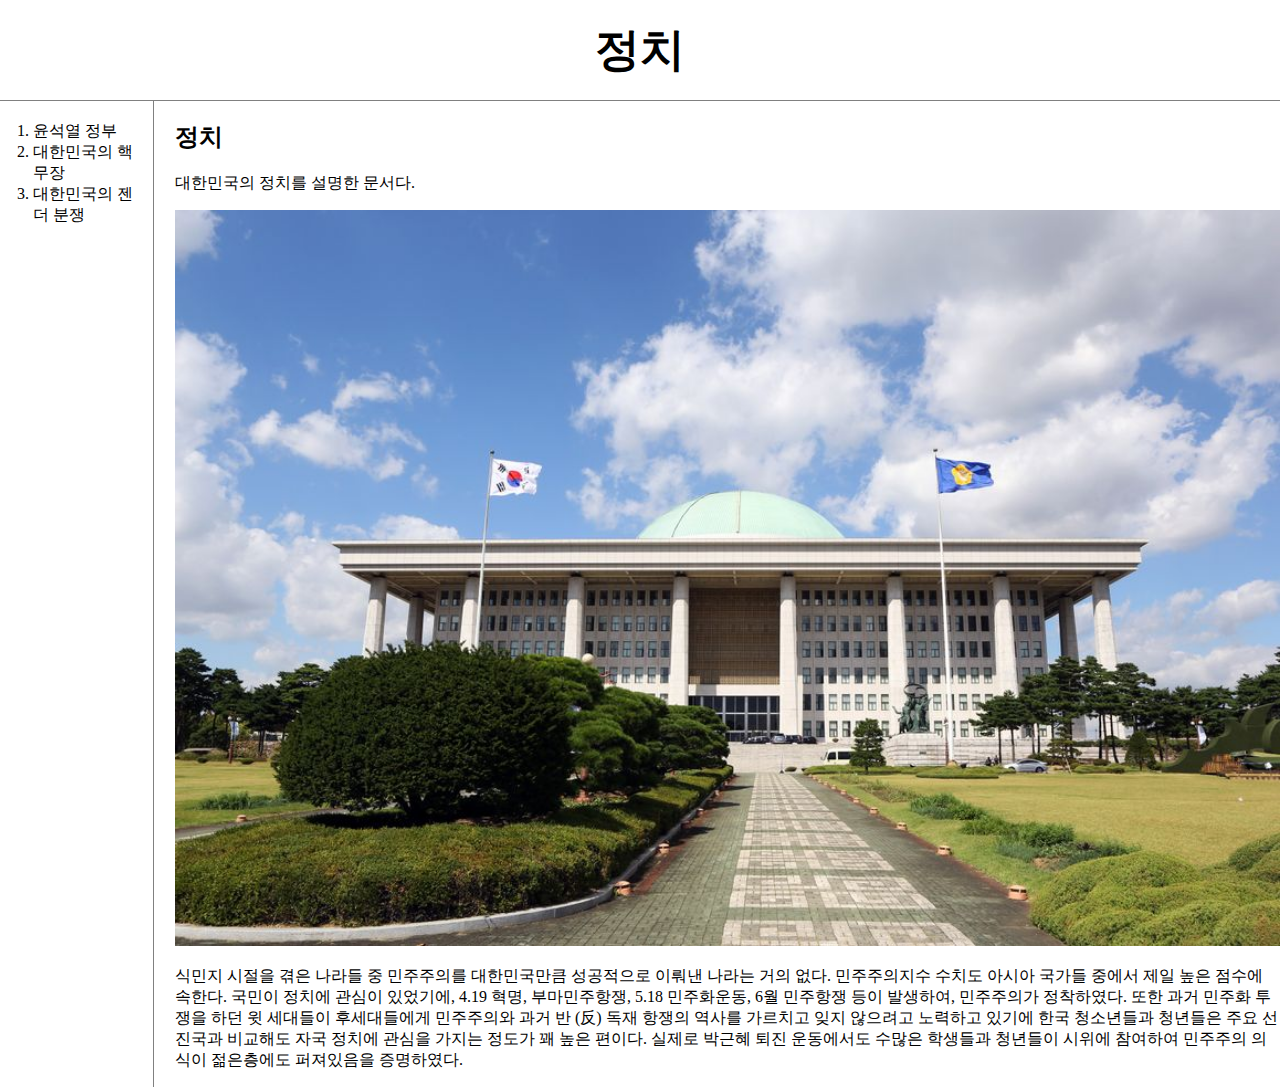
<file: index.html>
<!doctype html>
<html>
<head>
    <title>정치</title>
    <meta charset="utf-8">
    <link rel="stylesheet" href="style.css">
</head>
<body>
<h1><a href="index.html" style="color:black">정치</a></h1>
<div id="grid">
    <ol>
        <li><a href="1.html">윤석열 정부</a></li>
        <li><a href="2.html">대한민국의 핵무장</a></li>
        <li><a href="3.html">대한민국의 젠더 분쟁</a></li>
    </ol>
    <div id="article">
        <h2>정치</h2>
        <p> 
            대한민국의 정치를 설명한 문서다.
        </p>
        <img src="politic.jpg" width="100%">
        <p>
            식민지 시절을 겪은 나라들 중 민주주의를 대한민국만큼 성공적으로 이뤄낸 나라는 거의 없다. 민주주의지수 수치도 아시아 국가들 중에서 제일 높은 점수에 속한다. 국민이 정치에 관심이 있었기에, 4.19 혁명, 부마민주항쟁, 5.18 민주화운동, 6월 민주항쟁 등이 발생하여, 민주주의가 정착하였다. 또한 과거 민주화 투쟁을 하던 윗 세대들이 후세대들에게 민주주의와 과거 반 (反) 독재 항쟁의 역사를 가르치고 잊지 않으려고 노력하고 있기에 한국 청소년들과 청년들은 주요 선진국과 비교해도 자국 정치에 관심을 가지는 정도가 꽤 높은 편이다. 실제로 박근혜 퇴진 운동에서도 수많은 학생들과 청년들이 시위에 참여하여 민주주의 의식이 젊은층에도 퍼져있음을 증명하였다.
        </p>
    </div>
</div>
</body>
</html>
</file>
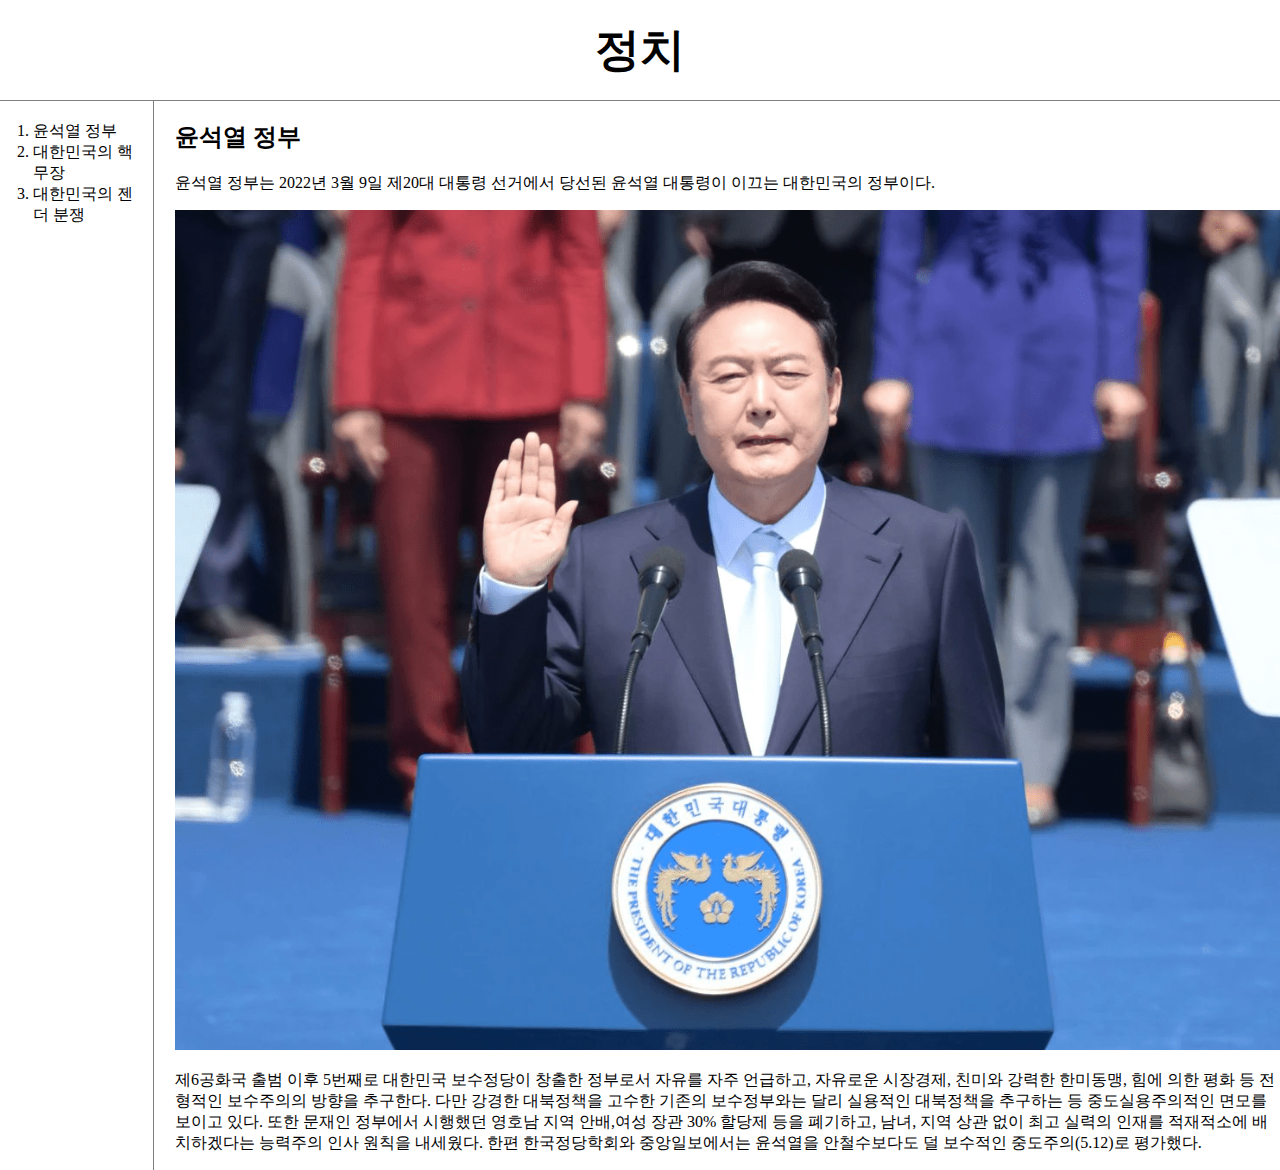
<file: 1.html>
<!doctype html>
<html>
<head>
    <title>정치 - 윤석열 정부</title>
    <meta charset="utf-8">
    <link rel="stylesheet" href="style.css">
</head>
<body>
<h1><a href="index.html" style="color:black">정치</a></h1>
<div id="grid">
    <ol>
        <li><a href="1.html">윤석열 정부</a></li>
        <li><a href="2.html">대한민국의 핵무장</a></li>
        <li><a href="3.html">대한민국의 젠더 분쟁</a></li>
    </ol>
    <div id="article">
        <h2>윤석열 정부</h2>
        <p> 
            <a href="https://namu.wiki/w/%EC%9C%A4%EC%84%9D%EC%97%B4%20%EC%A0%95%EB%B6%80" target="_blank" title="ysy">윤석열 정부</a>는 2022년 3월 9일 제20대 대통령 선거에서 
            당선된 윤석열 대통령이 이끄는 대한민국의 정부이다. 
        </p>
        <img src="ysy.png" width="100%">
        <p>
            제6공화국 출범 이후 5번째로 대한민국 보수정당이 창출한 정부로서 자유를 자주 언급하고, 자유로운 시장경제, 친미와 강력한 한미동맹, 힘에 의한 평화 등 전형적인 보수주의의 방향을 추구한다. 다만 강경한 대북정책을 고수한 기존의 보수정부와는 달리 실용적인 대북정책을 추구하는 등 중도실용주의적인 면모를 보이고 있다. 또한 문재인 정부에서 시행했던 영호남 지역 안배,여성 장관 30% 할당제 등을 폐기하고, 남녀, 지역 상관 없이 최고 실력의 인재를 적재적소에 배치하겠다는 능력주의 인사 원칙을 내세웠다. 한편 한국정당학회와 중앙일보에서는 윤석열을 안철수보다도 덜 보수적인 중도주의(5.12)로 평가했다.
        </p>
    </div>
</div>
</body>
</html>
</file>
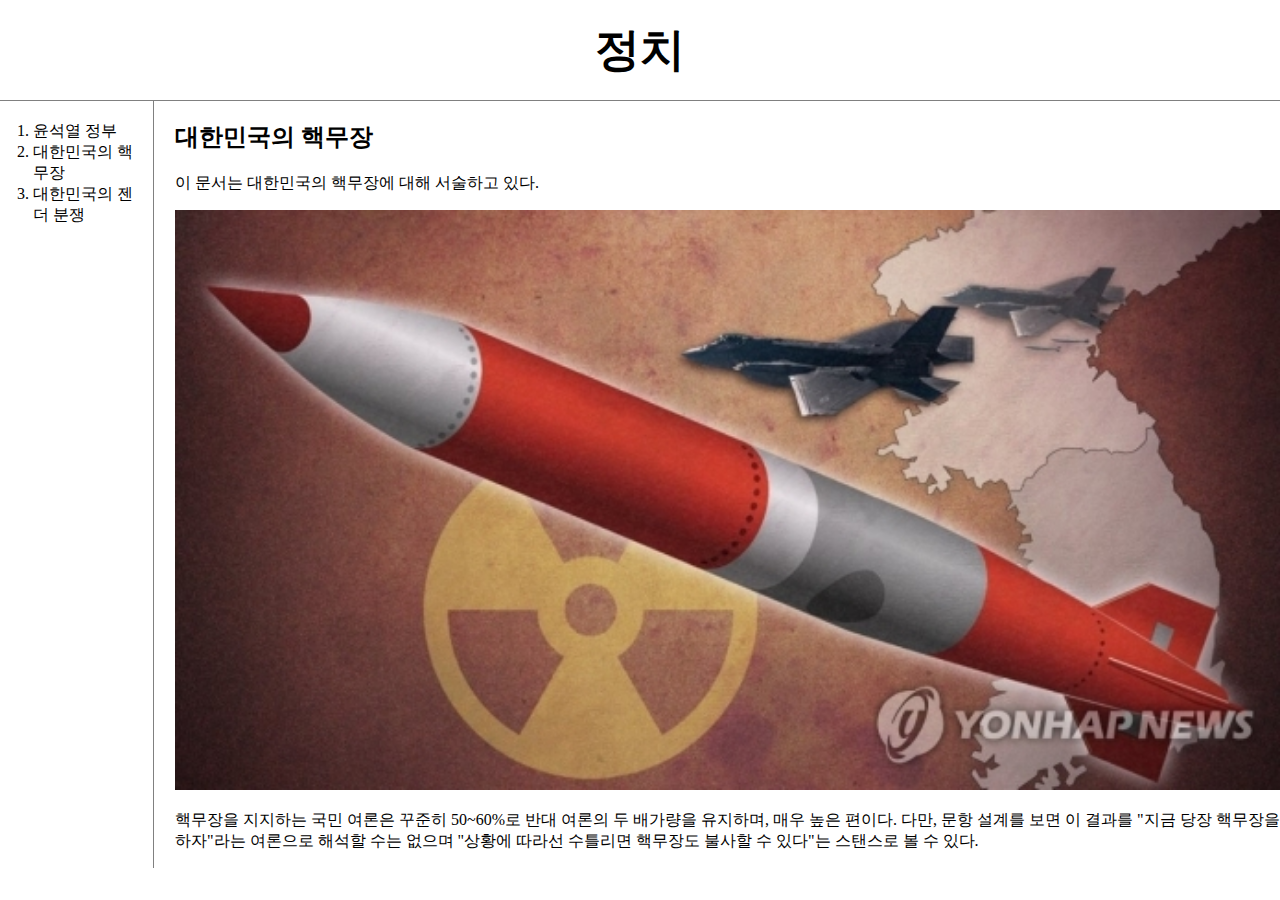
<file: 2.html>
<!doctype html>
<html>
<head>
    <title>정치 - 대한민국의 핵무장</title>
    <meta charset="utf-8">
    <link rel="stylesheet" href="style.css">
    </style>
</head>
<body>
<h1><a href="index.html" style="color:black">정치</a></h1>
<div id="grid">
    <ol>
        <li><a href="1.html">윤석열 정부</a></li>
        <li><a href="2.html">대한민국의 핵무장</a></li>
        <li><a href="3.html">대한민국의 젠더 분쟁</a></li>
    </ol>
    <div id="article">
        <h2>대한민국의 핵무장</h2>
        <p> 
            이 문서는 대한민국의 핵무장에 대해 서술하고 있다. 
        </p>
        <img src="nuclear.jpg" width="100%">
        <p>
            핵무장을 지지하는 국민 여론은 꾸준히 50~60%로 반대 여론의 두 배가량을 유지하며, 매우 높은 편이다. 다만, 문항 설계를 보면 이 결과를 "지금 당장 핵무장을 하자"라는 여론으로 해석할 수는 없으며 "상황에 따라선 수틀리면 핵무장도 불사할 수 있다"는 스탠스로 볼 수 있다.
        </p>
    </div>
</div>
</body>
</html>
</file>
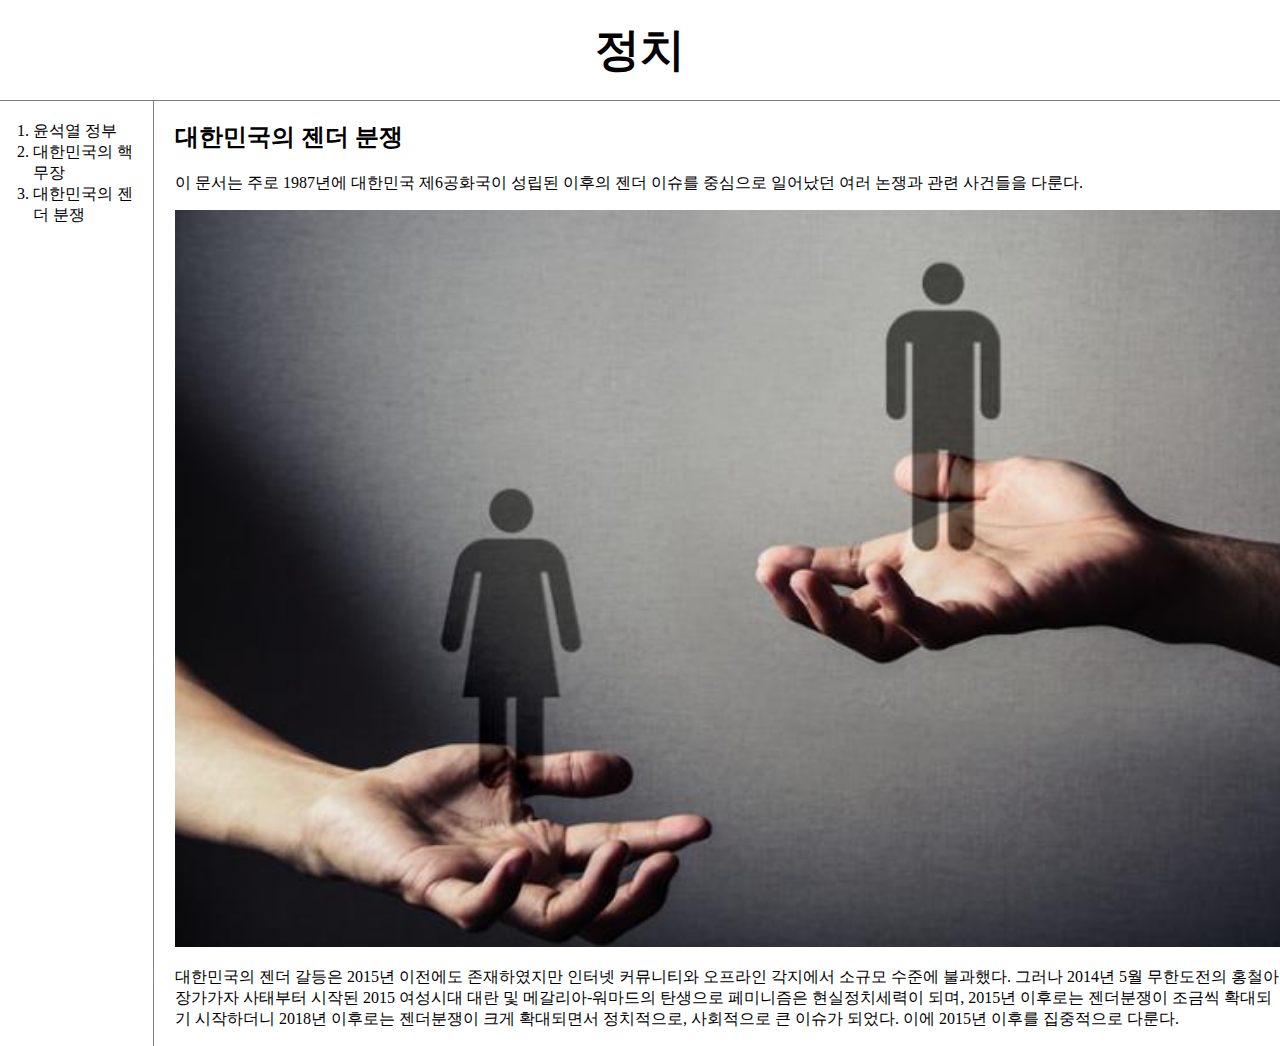
<file: 3.html>
<!doctype html>
<html>
<head>
    <title>정치 - 대한민국의 젠더 분쟁</title>
    <meta charset="utf-8">
    <link rel="stylesheet" href="style.css">
    </style>
</head>
<body>
<h1><a href="index.html" style="color:black">정치</a></h1>
<div id="grid">
    <ol>
        <li><a href="1.html">윤석열 정부</a></li>
        <li><a href="2.html">대한민국의 핵무장</a></li>
        <li><a href="3.html">대한민국의 젠더 분쟁</a></li>
    </ol>
    <div id="article">
        <h2>대한민국의 젠더 분쟁</h2>
        <p> 
            <a href="https://namu.wiki/w/%EB%8C%80%ED%95%9C%EB%AF%BC%EA%B5%AD%EC%9D%98%20%EC%A0%A0%EB%8D%94%20%EB%B6%84%EC%9F%81?from=%EC%A0%A0%EB%8D%94%20%EA%B0%88%EB%93%B1" target="_blank" title="sex" style="color:black">이 문서</a>는 주로 1987년에 대한민국 제6공화국이 성립된 이후의 젠더 이슈를 중심으로 일어났던 여러 논쟁과 관련 사건들을 다룬다. 
        </p>
        <img src="sex.jpg" width="100%">
        <p>
            대한민국의 젠더 갈등은 2015년 이전에도 존재하였지만 인터넷 커뮤니티와 오프라인 각지에서 소규모 수준에 불과했다. 그러나 2014년 5월 무한도전의 홍철아 장가가자 사태부터 시작된 2015 여성시대 대란 및 메갈리아-워마드의 탄생으로 페미니즘은 현실정치세력이 되며, 2015년 이후로는 젠더분쟁이 조금씩 확대되기 시작하더니 2018년 이후로는 젠더분쟁이 크게 확대되면서 정치적으로, 사회적으로 큰 이슈가 되었다. 이에 2015년 이후를 집중적으로 다룬다.
        </p>
    </div>
</div>
</body>
</html>
</file>
<file: style.css>
body{
    margin:0;
  }
a {
    color:black;
    text-decoration: none;
    }
       /*.대신 # 사용하면 우선순위 깨트림. #은 밑에 선언시 class 아니고 id라고 적을 것"*/ 
h1 {
    font-size:45px;
    text-align:center;
    border-bottom:1px solid gray;
    margin:0;
    padding:20px;
}
ol {
    border-right:1px solid gray;
    width:100px;
    margin:0;
    padding:20px;
}
#grid {
    display: grid;
    grid-template-columns: 150px 1fr;
}
#grid ol {
     padding-left:33px;
}
#grid #article{
    padding-left:25px;
}
@media(max-width:600px) {
    #grid {
        display: block;
    }
    ol {
        border-right:none;
    }
    h1 {
        border-bottom:none;
    }
}
</file>
